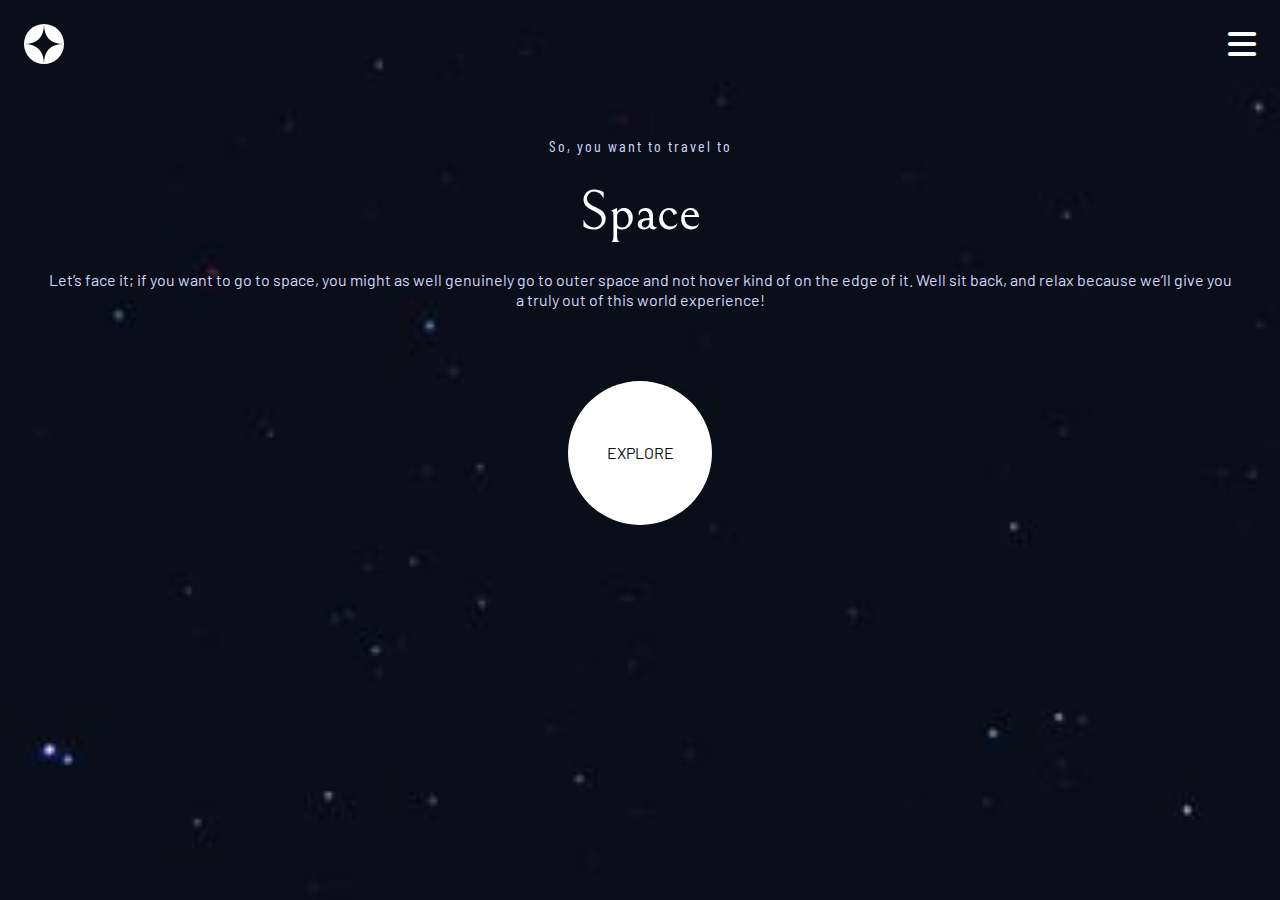
<file: index.html>
<!DOCTYPE html>
<html lang="en">
  <head>
    <meta charset="UTF-8" />
    <meta name="viewport" content="width=device-width, initial-scale=1.0" />

    <link
      rel="icon"
      type="image/png"
      sizes="32x32"
      href="./assets/favicon-32x32.png"
    />
    <link rel="stylesheet" href="style.css" />
    <link
      rel="stylesheet"
      href="https://cdnjs.cloudflare.com/ajax/libs/font-awesome/6.5.1/css/all.min.css"
      crossorigin="anonymous"
    />

    <title>Frontend Mentor | Space tourism website</title>
  </head>
  <body>
    <header>
      <nav class="nav" id="nav">
        <img
          src="./assets/shared/logo.svg"
          alt="logo space tourism"
          class="logo"
        />
        <div class="menu-icon" id="menu-icon">
          <i class="fa fa-bars" aria-hidden="true"></i>
        </div>

        <div class="nav-list-wrapper" id="nav-list-wrapper">
          <div class="nav-list-container">
            <div class="nav-close" id="nav-close">
              <i class="fa fa-times" aria-hidden="true"></i>
            </div>

            <ul class="nav-list" id="nav-list">
              <li class="nav-item active">
                <a href="index.html"
                  ><strong class="nav-number">00</strong> Home</a
                >
              </li>
              <li class="nav-item">
                <a href="pages/destination/destination-moon.html"
                  ><strong class="nav-number">01</strong> Destination</a
                >
              </li>
              <li class="nav-item">
                <a href="pages/crew/crew-commander.html"
                  ><strong class="nav-number">02</strong> Crew</a
                >
              </li>
              <li class="nav-item">
                <a href="technology-vehicle.html"
                  ><strong class="nav-number">03</strong> Technology</a
                >
              </li>
            </ul>
          </div>
        </div>
      </nav>
    </header>

    <main>
      <div class="content">
        <div class="content-text">
          <h6 class="content-subtitle">So, you want to travel to</h6>

          <h1 class="content-title">Space</h1>

          <p class="content-description">
            Let’s face it; if you want to go to space, you might as well
            genuinely go to outer space and not hover kind of on the edge of it.
            Well sit back, and relax because we’ll give you a truly out of this
            world experience!
          </p>
        </div>

        <div class="explore">
          <a
            href="./pages/destination/destination-moon.html"
            class="explore-button"
            >EXPLORE</a
          >
        </div>
      </div>
    </main>

    <script src="script.js"></script>
  </body>
</html>
</file>
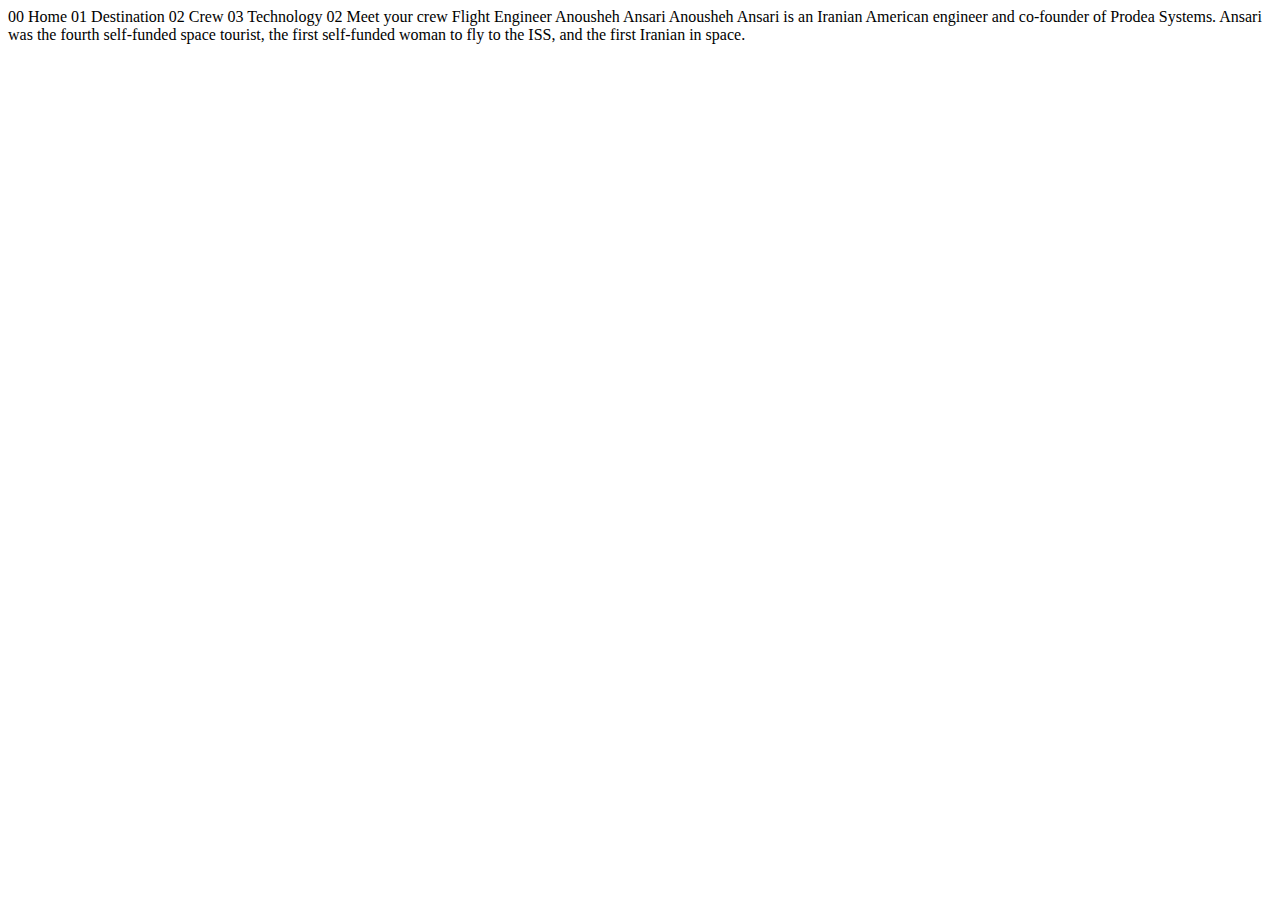
<file: crew-engineer.html>
<!DOCTYPE html>
<html lang="en">
<head>
  <meta charset="UTF-8">
  <meta name="viewport" content="width=device-width, initial-scale=1.0">

  <link rel="icon" type="image/png" sizes="32x32" href="./assets/favicon-32x32.png">
  
  <title>Frontend Mentor | Space tourism website</title>
</head>
<body>

  00 Home
  01 Destination
  02 Crew
  03 Technology

  02 Meet your crew

  Flight Engineer
  Anousheh Ansari

  Anousheh Ansari is an Iranian American engineer and co-founder of Prodea Systems. 
  Ansari was the fourth self-funded space tourist, the first self-funded woman to 
  fly to the ISS, and the first Iranian in space. 
</body>
</html>
</file>
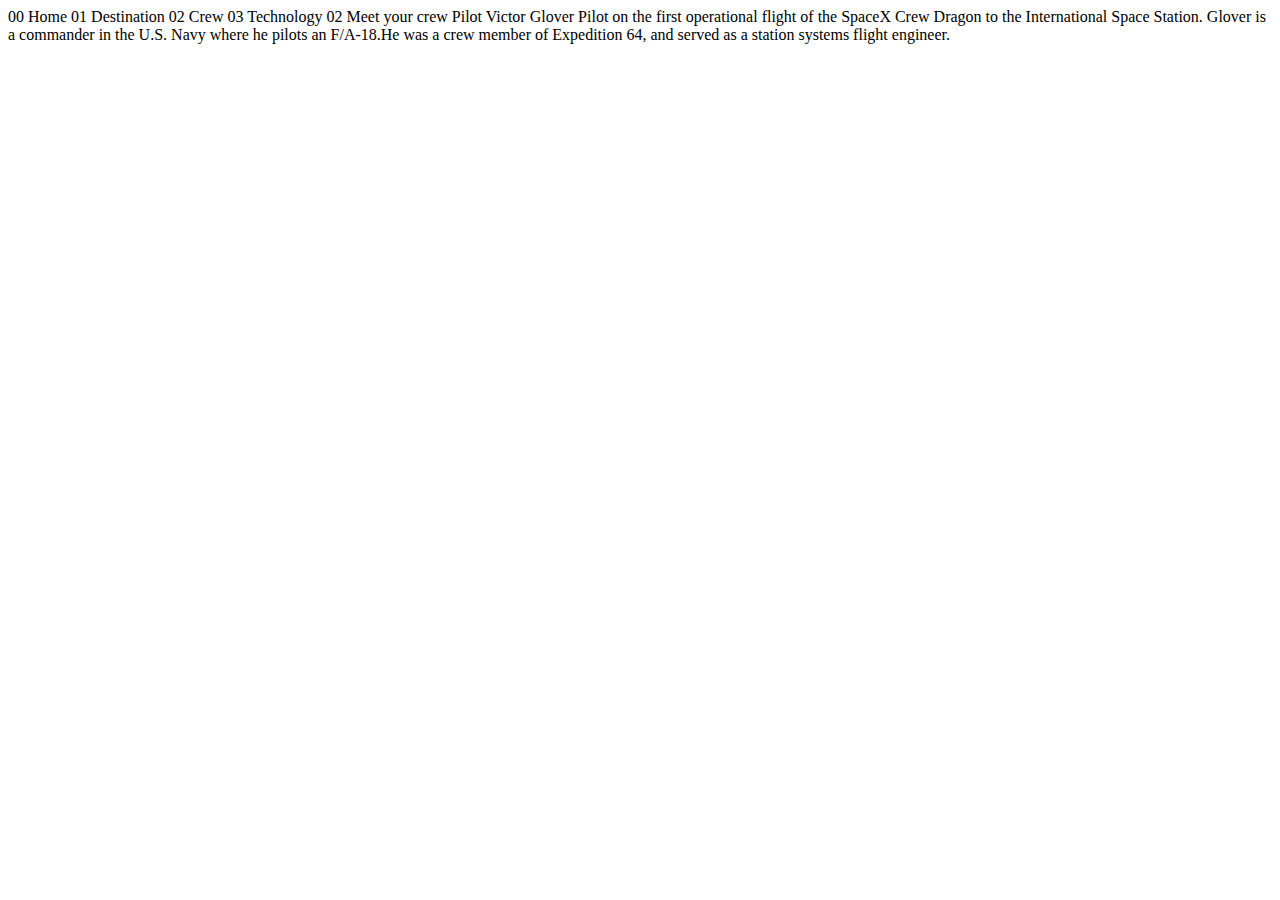
<file: crew-pilot.html>
<!DOCTYPE html>
<html lang="en">
<head>
  <meta charset="UTF-8">
  <meta name="viewport" content="width=device-width, initial-scale=1.0">

  <link rel="icon" type="image/png" sizes="32x32" href="./assets/favicon-32x32.png">
  
  <title>Frontend Mentor | Space tourism website</title>
</head>
<body>

  00 Home
  01 Destination
  02 Crew
  03 Technology

  02 Meet your crew

  Pilot
  Victor Glover

  Pilot on the first operational flight of the SpaceX Crew Dragon to the 
  International Space Station. Glover is a commander in the U.S. Navy where 
  he pilots an F/A-18.He was a crew member of Expedition 64, and served as a 
  station systems flight engineer. 
</body>
</html>
</file>
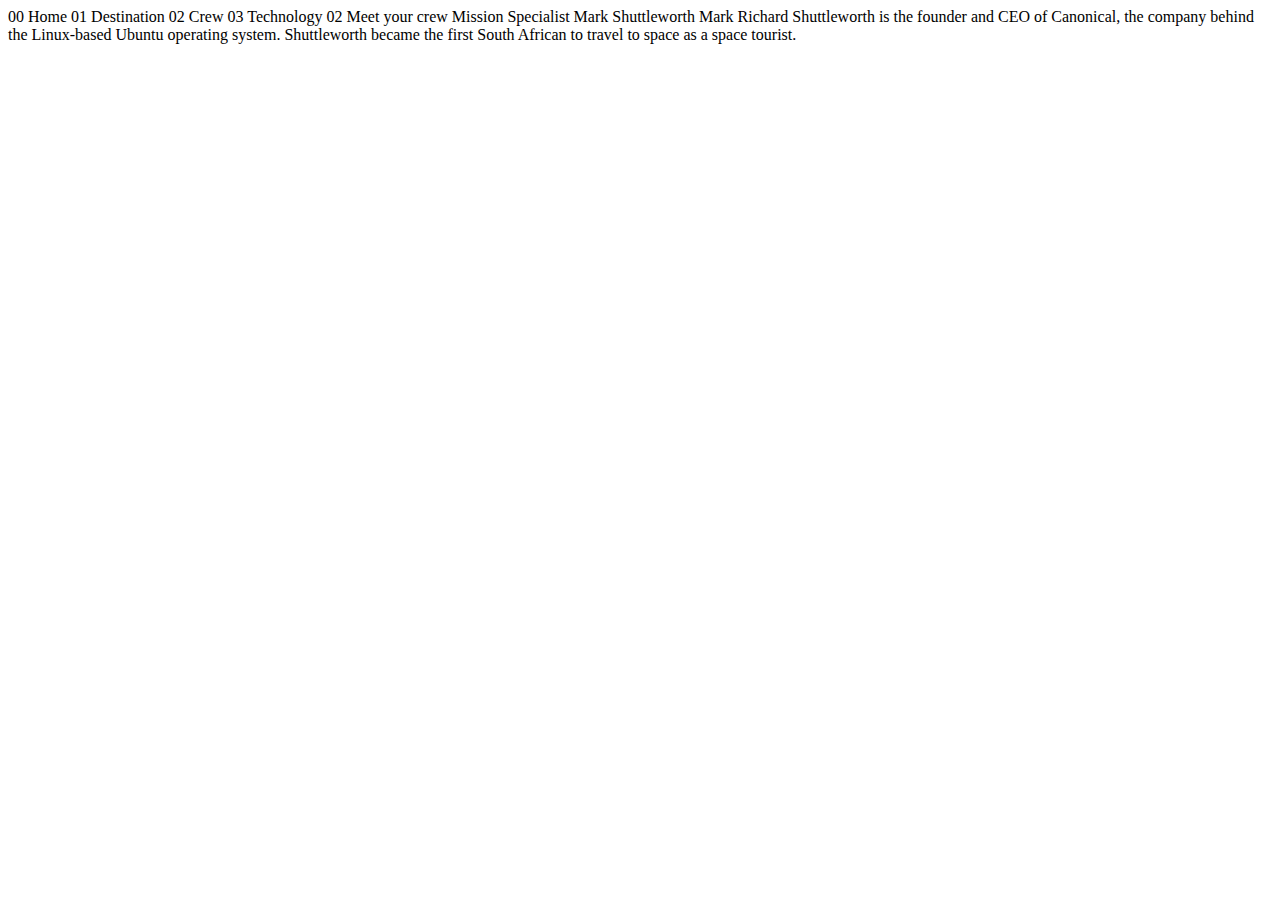
<file: crew-specialist.html>
<!DOCTYPE html>
<html lang="en">
<head>
  <meta charset="UTF-8">
  <meta name="viewport" content="width=device-width, initial-scale=1.0">

  <link rel="icon" type="image/png" sizes="32x32" href="./assets/favicon-32x32.png">
  
  <title>Frontend Mentor | Space tourism website</title>
</head>
<body>

  00 Home
  01 Destination
  02 Crew
  03 Technology

  02 Meet your crew

  Mission Specialist
  Mark Shuttleworth

  Mark Richard Shuttleworth is the founder and CEO of Canonical, the company behind 
  the Linux-based Ubuntu operating system. Shuttleworth became the first South 
  African to travel to space as a space tourist.
</body>
</html>
</file>
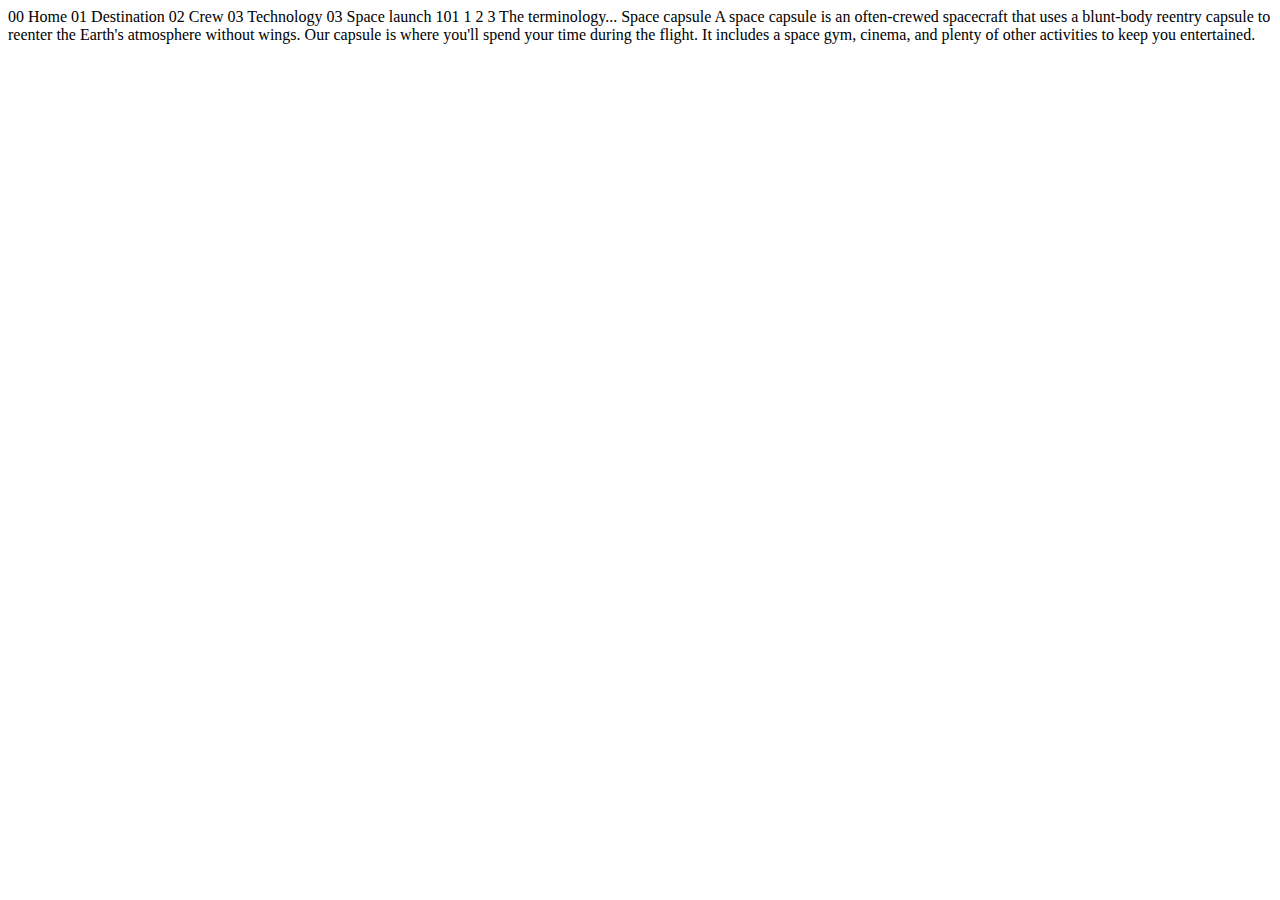
<file: technology-capsule.html>
<!DOCTYPE html>
<html lang="en">
<head>
  <meta charset="UTF-8">
  <meta name="viewport" content="width=device-width, initial-scale=1.0">

  <link rel="icon" type="image/png" sizes="32x32" href="./assets/favicon-32x32.png">
  
  <title>Frontend Mentor | Space tourism website</title>
</head>
<body>

  00 Home
  01 Destination
  02 Crew
  03 Technology

  03 Space launch 101

  1
  2
  3

  The terminology...
  Space capsule

  A space capsule is an often-crewed spacecraft that uses a blunt-body reentry 
  capsule to reenter the Earth's atmosphere without wings. Our capsule is where 
  you'll spend your time during the flight. It includes a space gym, cinema, 
  and plenty of other activities to keep you entertained.
</body>
</html>
</file>
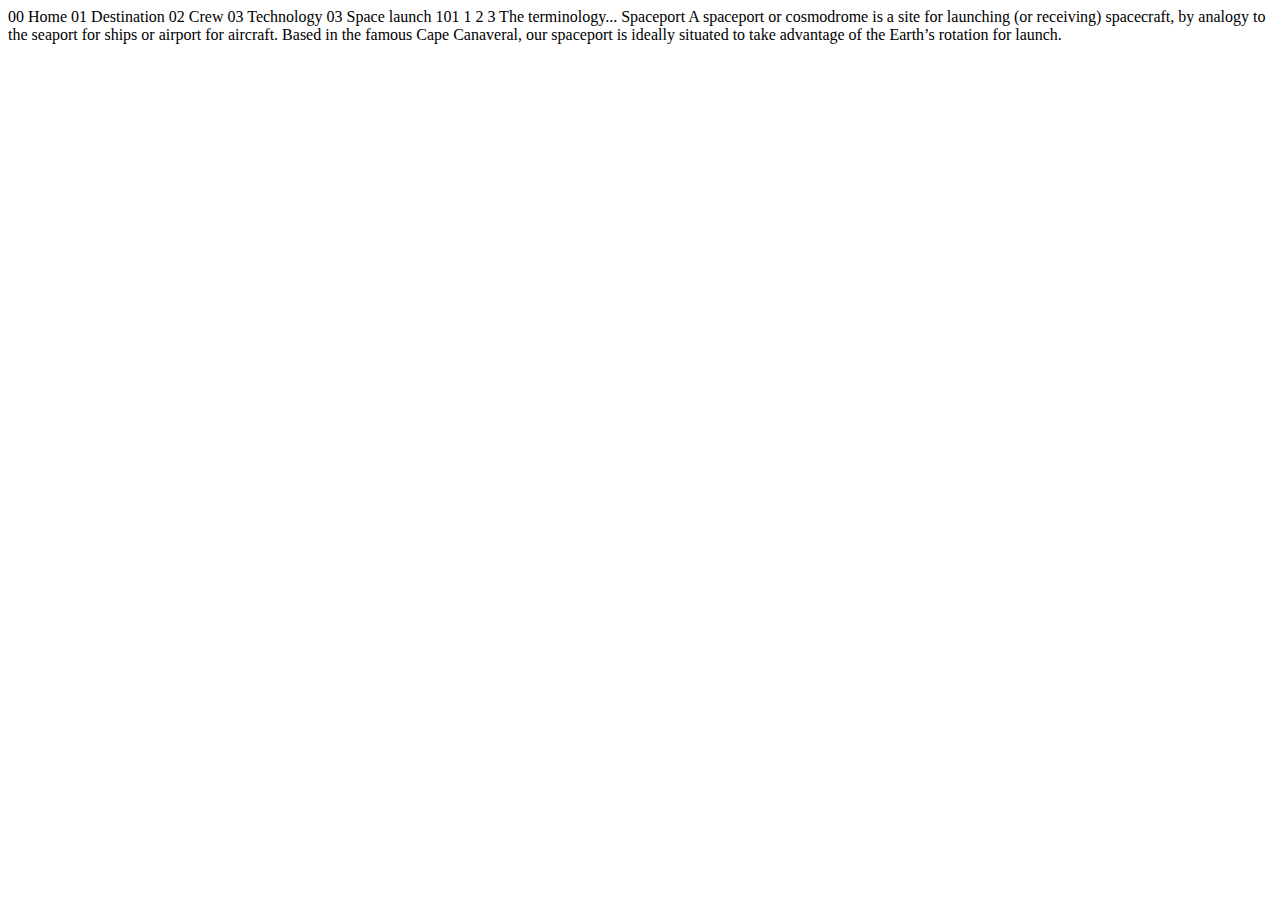
<file: technology-spaceport.html>
<!DOCTYPE html>
<html lang="en">
<head>
  <meta charset="UTF-8">
  <meta name="viewport" content="width=device-width, initial-scale=1.0">

  <link rel="icon" type="image/png" sizes="32x32" href="./assets/favicon-32x32.png">
  
  <title>Frontend Mentor | Space tourism website</title>
</head>
<body>

  00 Home
  01 Destination
  02 Crew
  03 Technology

  03 Space launch 101

  1
  2
  3

  The terminology...
  Spaceport

  A spaceport or cosmodrome is a site for launching (or receiving) spacecraft, 
  by analogy to the seaport for ships or airport for aircraft. Based in the 
  famous Cape Canaveral, our spaceport is ideally situated to take advantage 
  of the Earth’s rotation for launch.
</body>
</html>
</file>
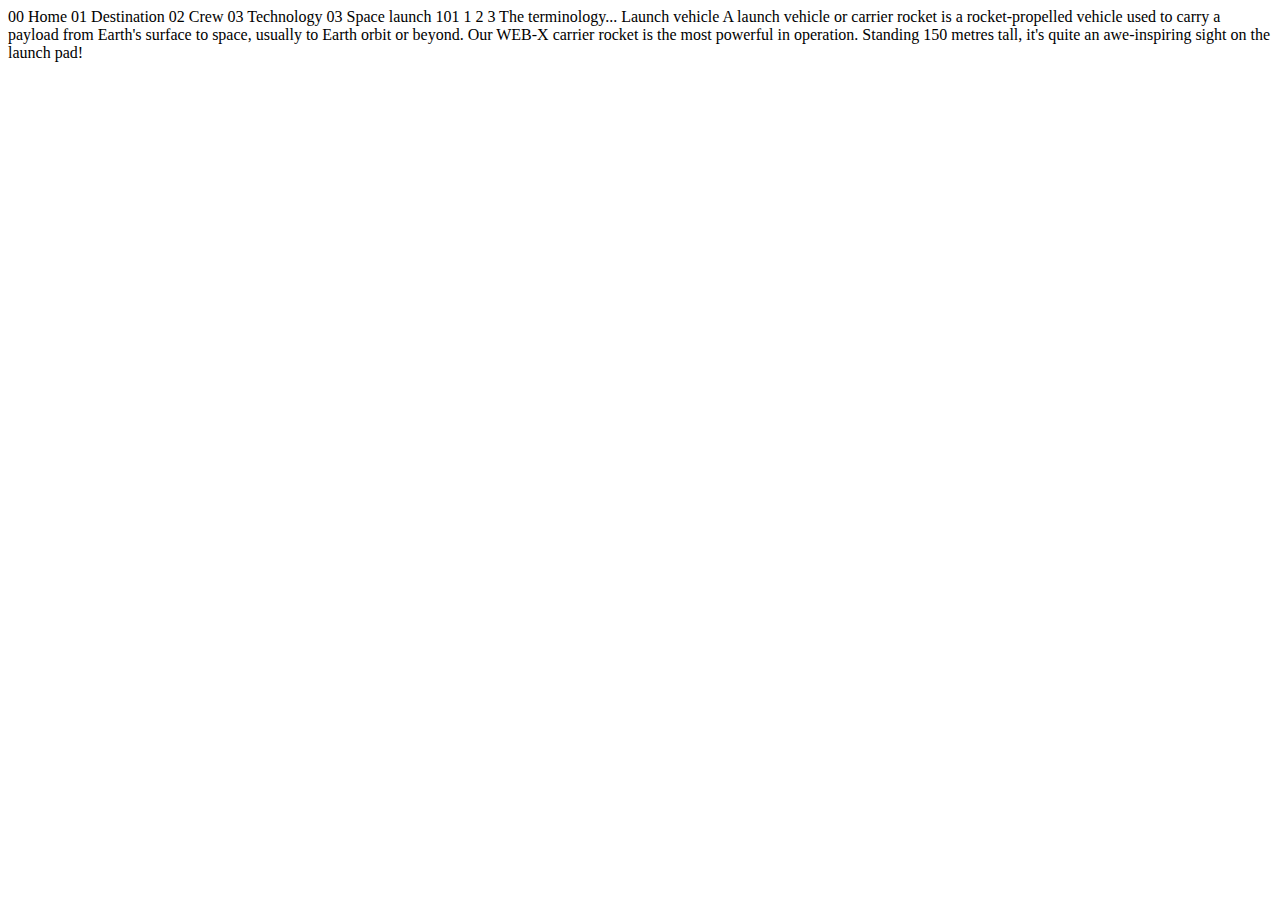
<file: technology-vehicle.html>
<!DOCTYPE html>
<html lang="en">
<head>
  <meta charset="UTF-8">
  <meta name="viewport" content="width=device-width, initial-scale=1.0">

  <link rel="icon" type="image/png" sizes="32x32" href="./assets/favicon-32x32.png">
  
  <title>Frontend Mentor | Space tourism website</title>
</head>
<body>

  00 Home
  01 Destination
  02 Crew
  03 Technology

  03 Space launch 101

  1
  2
  3

  The terminology...
  Launch vehicle

  A launch vehicle or carrier rocket is a rocket-propelled vehicle used to carry a 
  payload from Earth's surface to space, usually to Earth orbit or beyond. Our 
  WEB-X carrier rocket is the most powerful in operation. Standing 150 metres tall, 
  it's quite an awe-inspiring sight on the launch pad!
</body>
</html>
</file>
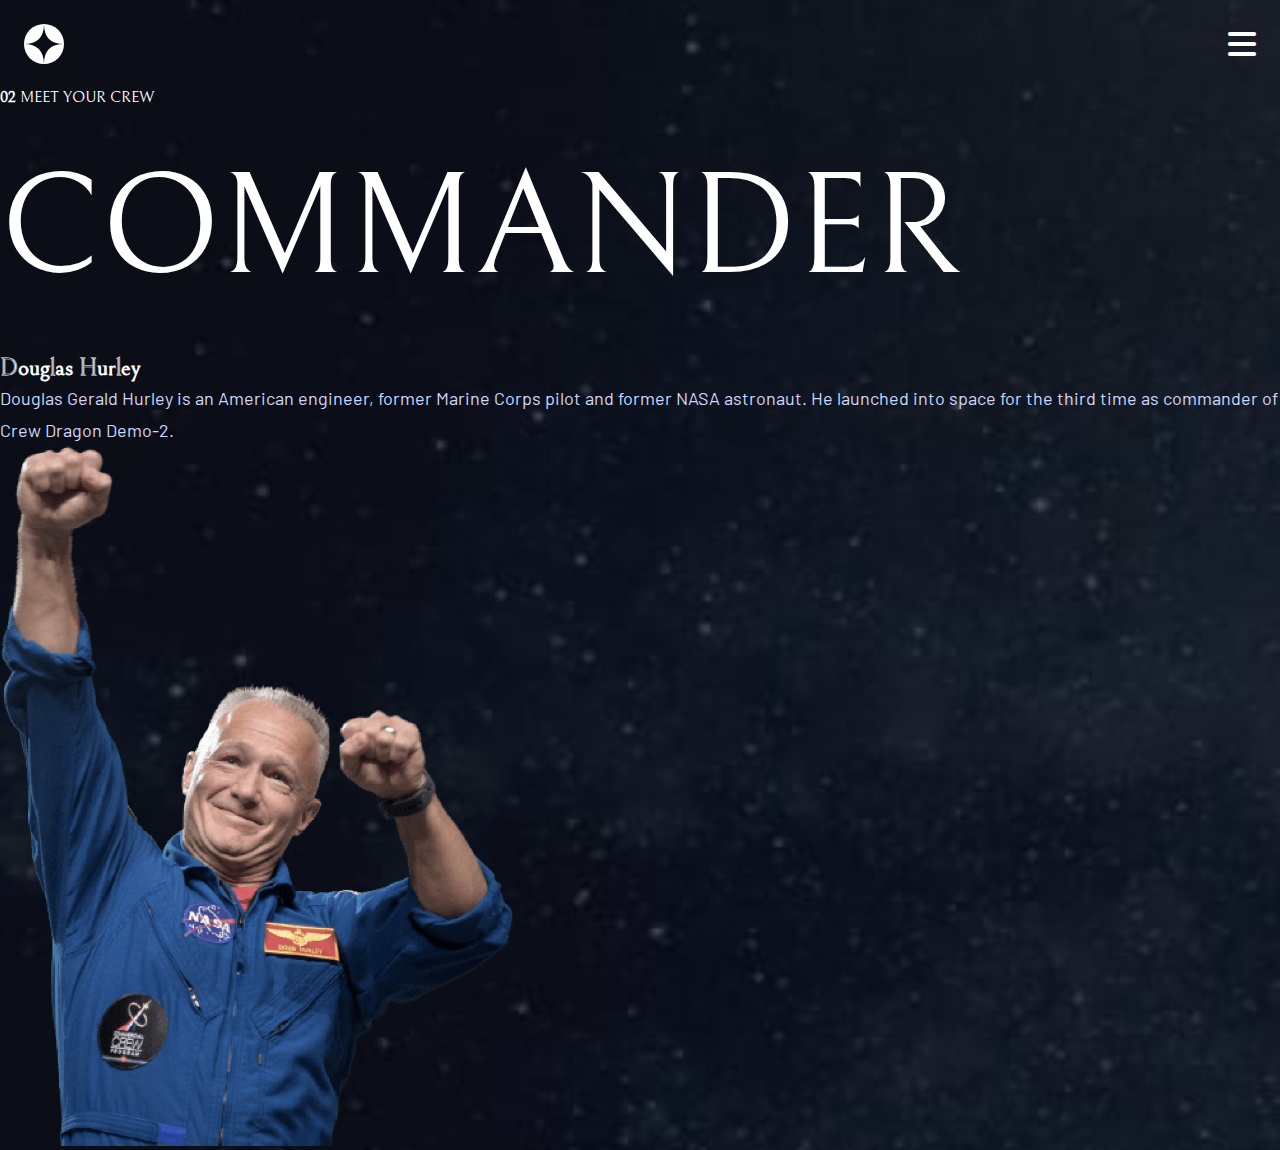
<file: pages/crew/crew-commander.html>
<!DOCTYPE html>
<html lang="en">
  <head>
    <meta charset="UTF-8" />
    <meta name="viewport" content="width=device-width, initial-scale=1.0" />

    <link
      rel="icon"
      type="image/png"
      sizes="32x32"
      href="../../assets/favicon-32x32.png"
    />
    <link rel="stylesheet" href="../../style.css" />
    <link
      rel="stylesheet"
      href="https://cdnjs.cloudflare.com/ajax/libs/font-awesome/6.5.1/css/all.min.css"
      crossorigin="anonymous"
    />

    <title>Frontend Mentor | Space tourism website</title>
  </head>
  <body class="destination-body">
    <header>
      <nav class="nav" id="nav">
        <img
          src="../../assets/shared/logo.svg"
          alt="logo space tourism"
          class="logo"
        />
        <div class="menu-icon" id="menu-icon">
          <i class="fa fa-bars" aria-hidden="true"></i>
        </div>

        <div class="nav-list-wrapper" id="nav-list-wrapper">
          <div class="nav-list-container">
            <div class="nav-close" id="nav-close">
              <i class="fa fa-times" aria-hidden="true"></i>
            </div>

            <ul class="nav-list" id="nav-list">
              <li class="nav-item">
                <a href="../../index.html"
                  ><strong class="nav-number">00</strong> Home</a
                >
              </li>
              <li class="nav-item active">
                <a href="destination-moon.html"
                  ><strong class="nav-number">01</strong> Destination</a
                >
              </li>
              <li class="nav-item">
                <a href="../crew/crew-commander.html"
                  ><strong class="nav-number">02</strong> Crew</a
                >
              </li>
              <li class="nav-item">
                <a href="../technology/technology-vehicle.html"
                  ><strong class="nav-number">03</strong> Technology</a
                >
              </li>
            </ul>
          </div>
        </div>
      </nav>
    </header>

    <main>
      <section class="crew">
        <div class="crew-container">
          <div class="crew-heading">
            <strong class="crew-number">02</strong> MEET YOUR CREW
          </div>

          <div class="crew-content">
            <div class="crew-main-content">
              <div class="crew-main-carousel">
                <div class="crew-details">
                  <div class="crew-details-heading">
                    <h1>COMMANDER</h1>
                    <h2>Douglas Hurley</h2>
                  </div>

                  <p class="crew-details-description">
                    Douglas Gerald Hurley is an American engineer, former Marine
                    Corps pilot and former NASA astronaut. He launched into
                    space for the third time as commander of Crew Dragon Demo-2.
                  </p>
                </div>

                <div class="carousel-nav">
                  <div class="nav-dot active"></div>
                  <div class="nav-dot"></div>
                  <div class="nav-dot"></div>
                  <div class="nav-dot"></div>
                </div>
              </div>
            </div>

            <div class="crew-image">
              <img
                src="../../assets/crew/image-douglas-hurley.png"
                alt="Douglas Hurley"
              />
            </div>
          </div>
        </div>
      </section>
    </main>
  </body>
</html>
</file>
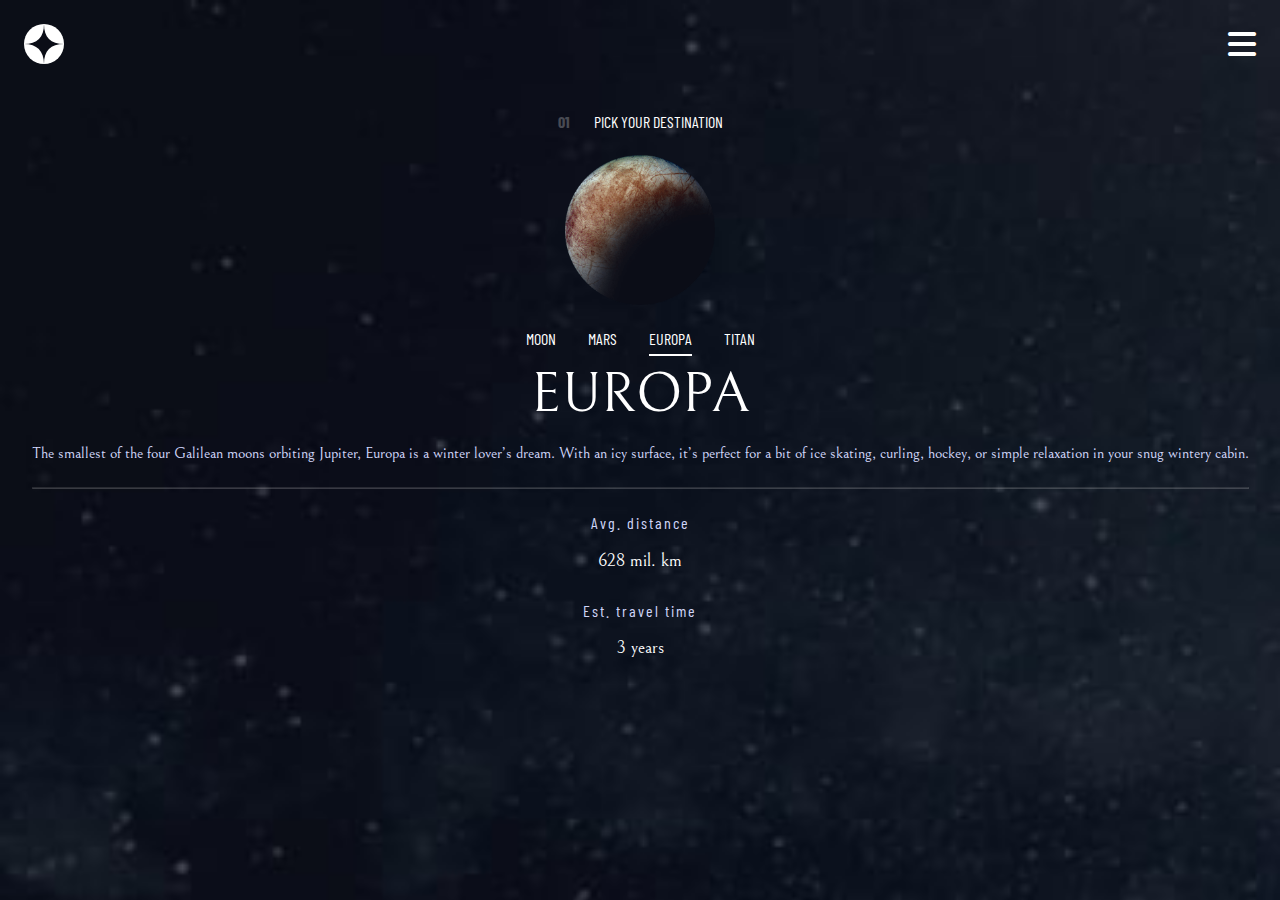
<file: pages/destination/destination-europa.html>
<!DOCTYPE html>
<html lang="en">
  <head>
    <meta charset="UTF-8" />
    <meta name="viewport" content="width=device-width, initial-scale=1.0" />

    <link
      rel="icon"
      type="image/png"
      sizes="32x32"
      href="../../assets/favicon-32x32.png"
    />
    <link rel="stylesheet" href="../../style.css" />
    <link
      rel="stylesheet"
      href="https://cdnjs.cloudflare.com/ajax/libs/font-awesome/6.5.1/css/all.min.css"
      crossorigin="anonymous"
    />

    <title>Frontend Mentor | Space tourism website</title>
  </head>
  <body class="destination-body">
    <header>
      <nav class="nav" id="nav">
        <img
          src="../../assets/shared/logo.svg"
          alt="logo space tourism"
          class="logo"
        />
        <div class="menu-icon" id="menu-icon">
          <i class="fa fa-bars" aria-hidden="true"></i>
        </div>

        <div class="nav-list-wrapper" id="nav-list-wrapper">
          <div class="nav-list-container">
            <div class="nav-close" id="nav-close">
              <i class="fa fa-times" aria-hidden="true"></i>
            </div>

            <ul class="nav-list" id="nav-list">
              <li class="nav-item">
                <a href="../../index.html"
                  ><strong class="nav-number">00</strong> Home</a
                >
              </li>
              <li class="nav-item active">
                <a href="destination-moon.html"
                  ><strong class="nav-number">01</strong> Destination</a
                >
              </li>
              <li class="nav-item">
                <a href="../crew/crew-commander.html"
                  ><strong class="nav-number">02</strong> Crew</a
                >
              </li>
              <li class="nav-item">
                <a href="../technology/technology-vehicle.html"
                  ><strong class="nav-number">03</strong> Technology</a
                >
              </li>
            </ul>
          </div>
        </div>
      </nav>
    </header>

    <main>
      <div class="destination-container">
        <div class="destination-heading">
          <strong class="destination-number">01</strong> PICK YOUR DESTINATION
        </div>

        <div class="destination-wrapper">
          <div class="destination-image">
            <img src="../../assets/destination/image-europa.png" alt="europa" />
          </div>

          <div class="destination-content">
            <div class="destination-nav-wrapper">
              <ul class="destination-nav">
                <li class="destination-nav-item">
                  <a href="destination-moon.html">MOON</a>
                </li>

                <li class="destination-nav-item">
                  <a href="destination-mars.html">MARS</a>
                </li>

                <li class="destination-nav-item active">
                  <a href="destination-europa.html">EUROPA</a>
                </li>

                <li class="destination-nav-item">
                  <a href="destination-titan.html">TITAN</a>
                </li>
              </ul>
            </div>

            <div class="destination-info">
              <h1 class="destination-title">EUROPA</h1>

              <p class="destination-description">
                The smallest of the four Galilean moons orbiting Jupiter, Europa
                is a winter lover’s dream. With an icy surface, it’s perfect for
                a bit of ice skating, curling, hockey, or simple relaxation in
                your snug wintery cabin.
              </p>
            </div>

            <hr class="destination-hr" />

            <div class="destination-footer-wrapper">
              <div class="destination-footer">
                <div class="destination-footer-title">Avg. distance</div>
                <div class="destination-footer-value">628 mil. km</div>
              </div>

              <div class="destination-footer">
                <div class="destination-footer-title">Est. travel time</div>
                <div class="destination-footer-value">3 years</div>
              </div>
            </div>
          </div>
        </div>
      </div>
    </main>

    <script src="../../script.js"></script>
  </body>
</html>
</file>
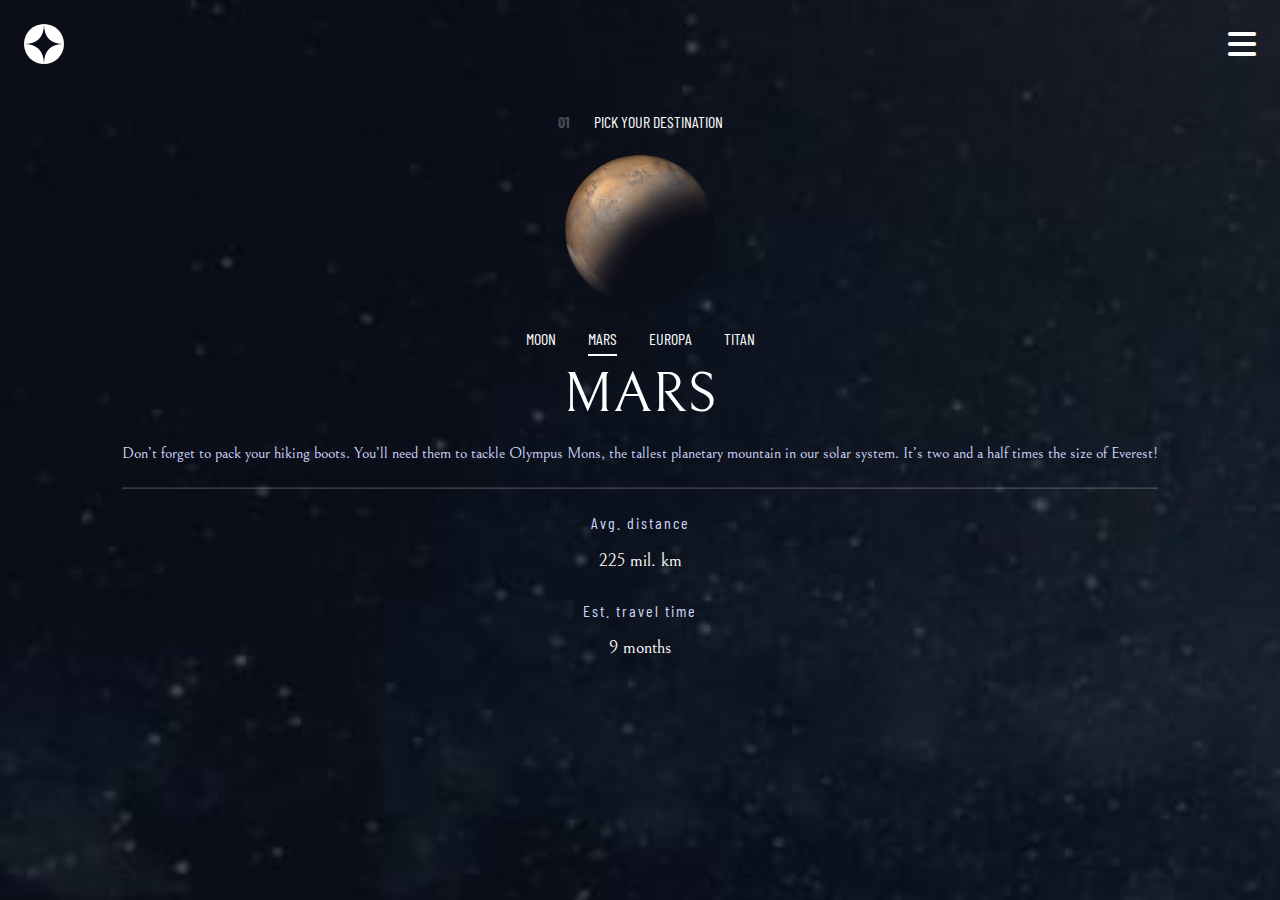
<file: pages/destination/destination-mars.html>
<!DOCTYPE html>
<html lang="en">
  <head>
    <meta charset="UTF-8" />
    <meta name="viewport" content="width=device-width, initial-scale=1.0" />

    <link
      rel="icon"
      type="image/png"
      sizes="32x32"
      href="../../assets/favicon-32x32.png"
    />
    <link rel="stylesheet" href="../../style.css" />
    <link
      rel="stylesheet"
      href="https://cdnjs.cloudflare.com/ajax/libs/font-awesome/6.5.1/css/all.min.css"
      crossorigin="anonymous"
    />

    <title>Frontend Mentor | Space tourism website</title>
  </head>
  <body class="destination-body">
    <header>
      <nav class="nav" id="nav">
        <img
          src="../../assets/shared/logo.svg"
          alt="logo space tourism"
          class="logo"
        />
        <div class="menu-icon" id="menu-icon">
          <i class="fa fa-bars" aria-hidden="true"></i>
        </div>

        <div class="nav-list-wrapper" id="nav-list-wrapper">
          <div class="nav-list-container">
            <div class="nav-close" id="nav-close">
              <i class="fa fa-times" aria-hidden="true"></i>
            </div>

            <ul class="nav-list" id="nav-list">
              <li class="nav-item">
                <a href="../../index.html"
                  ><strong class="nav-number">00</strong> Home</a
                >
              </li>
              <li class="nav-item active">
                <a href="destination-moon.html"
                  ><strong class="nav-number">01</strong> Destination</a
                >
              </li>
              <li class="nav-item">
                <a href="../crew/crew-commander.html"
                  ><strong class="nav-number">02</strong> Crew</a
                >
              </li>
              <li class="nav-item">
                <a href="../technology/technology-vehicle.html"
                  ><strong class="nav-number">03</strong> Technology</a
                >
              </li>
            </ul>
          </div>
        </div>
      </nav>
    </header>

    <main>
      <div class="destination-container">
        <div class="destination-heading">
          <strong class="destination-number">01</strong> PICK YOUR DESTINATION
        </div>

        <div class="destination-wrapper">
          <div class="destination-image">
            <img src="../../assets/destination/image-mars.png" alt="mars" />
          </div>

          <div class="destination-content">
            <div class="destination-nav-wrapper">
              <ul class="destination-nav">
                <li class="destination-nav-item">
                  <a href="destination-moon.html">MOON</a>
                </li>

                <li class="destination-nav-item active">
                  <a href="destination-mars.html">MARS</a>
                </li>

                <li class="destination-nav-item">
                  <a href="destination-europa.html">EUROPA</a>
                </li>

                <li class="destination-nav-item">
                  <a href="destination-titan.html">TITAN</a>
                </li>
              </ul>
            </div>

            <div class="destination-info">
              <h1 class="destination-title">MARS</h1>

              <p class="destination-description">
                Don’t forget to pack your hiking boots. You’ll need them to
                tackle Olympus Mons, the tallest planetary mountain in our solar
                system. It’s two and a half times the size of Everest!
              </p>
            </div>

            <hr class="destination-hr" />

            <div class="destination-footer-wrapper">
              <div class="destination-footer">
                <div class="destination-footer-title">Avg. distance</div>
                <div class="destination-footer-value">225 mil. km</div>
              </div>

              <div class="destination-footer">
                <div class="destination-footer-title">Est. travel time</div>
                <div class="destination-footer-value">9 months</div>
              </div>
            </div>
          </div>
        </div>
      </div>
    </main>

    <script src="../../script.js"></script>
  </body>
</html>
</file>
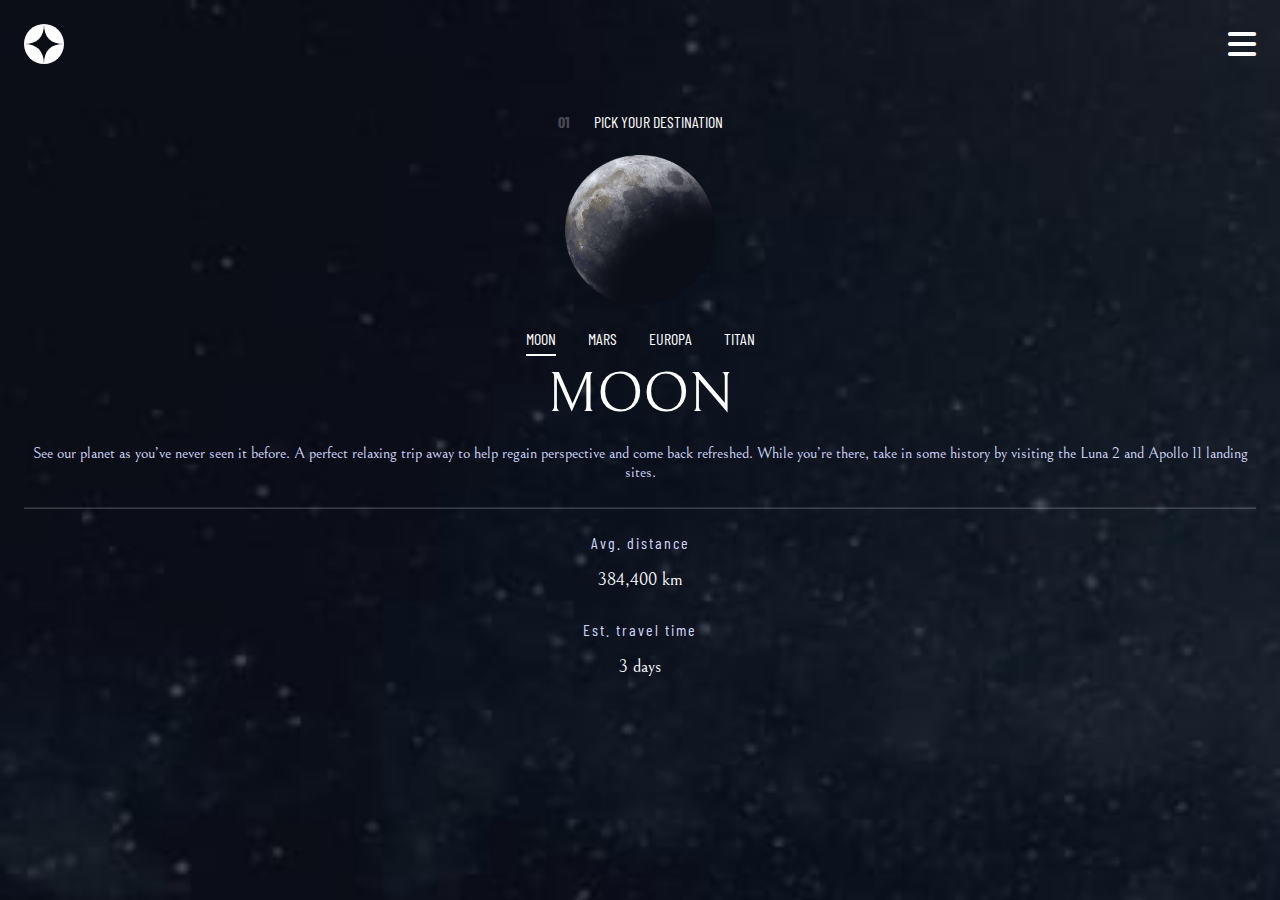
<file: pages/destination/destination-moon.html>
<!DOCTYPE html>
<html lang="en">
  <head>
    <meta charset="UTF-8" />
    <meta name="viewport" content="width=device-width, initial-scale=1.0" />

    <link
      rel="icon"
      type="image/png"
      sizes="32x32"
      href="../../assets/favicon-32x32.png"
    />
    <link rel="stylesheet" href="../../style.css" />
    <link
      rel="stylesheet"
      href="https://cdnjs.cloudflare.com/ajax/libs/font-awesome/6.5.1/css/all.min.css"
      crossorigin="anonymous"
    />

    <title>Frontend Mentor | Space tourism website</title>
  </head>
  <body class="destination-body">
    <header>
      <nav class="nav" id="nav">
        <img
          src="../../assets/shared/logo.svg"
          alt="logo space tourism"
          class="logo"
        />
        <div class="menu-icon" id="menu-icon">
          <i class="fa fa-bars" aria-hidden="true"></i>
        </div>

        <div class="nav-list-wrapper" id="nav-list-wrapper">
          <div class="nav-list-container">
            <div class="nav-close" id="nav-close">
              <i class="fa fa-times" aria-hidden="true"></i>
            </div>

            <ul class="nav-list" id="nav-list">
              <li class="nav-item">
                <a href="../../index.html"
                  ><strong class="nav-number">00</strong> Home</a
                >
              </li>
              <li class="nav-item active">
                <a href="destination-moon.html"
                  ><strong class="nav-number">01</strong> Destination</a
                >
              </li>
              <li class="nav-item">
                <a href="../crew/crew-commander.html"
                  ><strong class="nav-number">02</strong> Crew</a
                >
              </li>
              <li class="nav-item">
                <a href="../technology/technology-vehicle.html"
                  ><strong class="nav-number">03</strong> Technology</a
                >
              </li>
            </ul>
          </div>
        </div>
      </nav>
    </header>

    <main>
      <div class="destination-container">
        <div class="destination-heading">
          <strong class="destination-number">01</strong> PICK YOUR DESTINATION
        </div>

        <div class="destination-wrapper">
          <div class="destination-image">
            <img src="../../assets/destination/image-moon.png" alt="moon" />
          </div>

          <div class="destination-content">
            <div class="destination-nav-wrapper">
              <ul class="destination-nav">
                <li class="destination-nav-item active">
                  <a href="destination-moon.html">MOON</a>
                </li>

                <li class="destination-nav-item">
                  <a href="destination-mars.html">MARS</a>
                </li>

                <li class="destination-nav-item">
                  <a href="destination-europa.html">EUROPA</a>
                </li>

                <li class="destination-nav-item">
                  <a href="destination-titan.html">TITAN</a>
                </li>
              </ul>
            </div>

            <div class="destination-info">
              <h1 class="destination-title">MOON</h1>

              <p class="destination-description">
                See our planet as you’ve never seen it before. A perfect
                relaxing trip away to help regain perspective and come back
                refreshed. While you’re there, take in some history by visiting
                the Luna 2 and Apollo 11 landing sites.
              </p>
            </div>

            <hr class="destination-hr" />

            <div class="destination-footer-wrapper">
              <div class="destination-footer">
                <div class="destination-footer-title">Avg. distance</div>
                <div class="destination-footer-value">384,400 km</div>
              </div>

              <div class="destination-footer">
                <div class="destination-footer-title">Est. travel time</div>
                <div class="destination-footer-value">3 days</div>
              </div>
            </div>
          </div>
        </div>
      </div>
    </main>

    <script src="../../script.js"></script>
  </body>
</html>
</file>
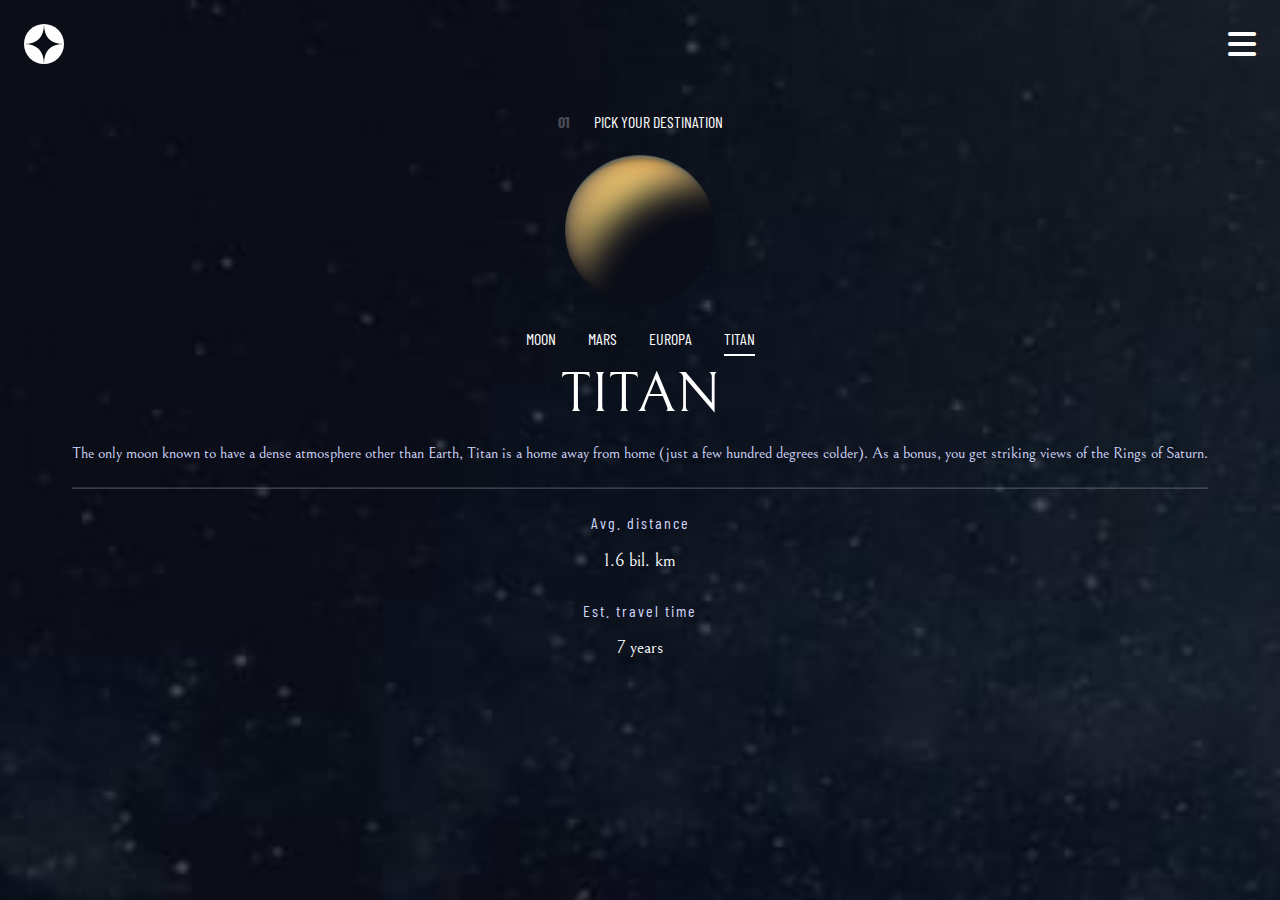
<file: pages/destination/destination-titan.html>
<!DOCTYPE html>
<html lang="en">
  <head>
    <meta charset="UTF-8" />
    <meta name="viewport" content="width=device-width, initial-scale=1.0" />

    <link
      rel="icon"
      type="image/png"
      sizes="32x32"
      href="../../assets/favicon-32x32.png"
    />
    <link rel="stylesheet" href="../../style.css" />
    <link
      rel="stylesheet"
      href="https://cdnjs.cloudflare.com/ajax/libs/font-awesome/6.5.1/css/all.min.css"
      crossorigin="anonymous"
    />

    <title>Frontend Mentor | Space tourism website</title>
  </head>
  <body class="destination-body">
    <header>
      <nav class="nav" id="nav">
        <img
          src="../../assets/shared/logo.svg"
          alt="logo space tourism"
          class="logo"
        />
        <div class="menu-icon" id="menu-icon">
          <i class="fa fa-bars" aria-hidden="true"></i>
        </div>

        <div class="nav-list-wrapper" id="nav-list-wrapper">
          <div class="nav-list-container">
            <div class="nav-close" id="nav-close">
              <i class="fa fa-times" aria-hidden="true"></i>
            </div>

            <ul class="nav-list" id="nav-list">
              <li class="nav-item">
                <a href="../../index.html"
                  ><strong class="nav-number">00</strong> Home</a
                >
              </li>
              <li class="nav-item active">
                <a href="destination-moon.html"
                  ><strong class="nav-number">01</strong> Destination</a
                >
              </li>
              <li class="nav-item">
                <a href="../crew/crew-commander.html"
                  ><strong class="nav-number">02</strong> Crew</a
                >
              </li>
              <li class="nav-item">
                <a href="../technology/technology-vehicle.html"
                  ><strong class="nav-number">03</strong> Technology</a
                >
              </li>
            </ul>
          </div>
        </div>
      </nav>
    </header>

    <main>
      <div class="destination-container">
        <div class="destination-heading">
          <strong class="destination-number">01</strong> PICK YOUR DESTINATION
        </div>

        <div class="destination-wrapper">
          <div class="destination-image">
            <img src="../../assets/destination/image-titan.png" alt="titan" />
          </div>

          <div class="destination-content">
            <div class="destination-nav-wrapper">
              <ul class="destination-nav">
                <li class="destination-nav-item">
                  <a href="destination-moon.html">MOON</a>
                </li>

                <li class="destination-nav-item">
                  <a href="destination-mars.html">MARS</a>
                </li>

                <li class="destination-nav-item">
                  <a href="destination-europa.html">EUROPA</a>
                </li>

                <li class="destination-nav-item active">
                  <a href="destination-titan.html">TITAN</a>
                </li>
              </ul>
            </div>

            <div class="destination-info">
              <h1 class="destination-title">TITAN</h1>

              <p class="destination-description">
                The only moon known to have a dense atmosphere other than Earth,
                Titan is a home away from home (just a few hundred degrees
                colder). As a bonus, you get striking views of the Rings of
                Saturn.
              </p>
            </div>

            <hr class="destination-hr" />

            <div class="destination-footer-wrapper">
              <div class="destination-footer">
                <div class="destination-footer-title">Avg. distance</div>
                <div class="destination-footer-value">1.6 bil. km</div>
              </div>

              <div class="destination-footer">
                <div class="destination-footer-title">Est. travel time</div>
                <div class="destination-footer-value">7 years</div>
              </div>
            </div>
          </div>
        </div>
      </div>
    </main>

    <script src="../../script.js"></script>
  </body>
</html>
</file>
<file: style.css>
@import url("https://fonts.googleapis.com/css2?family=Bellefair&family=Barlow:wght@400;600&family=Barlow+Condensed:wght@400;600&display=swap");

/* Global Reset */
*,
::after,
::before {
  margin: 0;
  padding: 0;
  box-sizing: border-box;
}

/* Root Variables */
:root {
  /* Colors */
  --color-blue-900: #0b0d17;
  --color-blue-300: #d0d6f9;
  --color-white: #ffffff;

  /* Font Families */
  --font-primary: "Bellefair", serif;
  --font-secondary: "Barlow Condensed", serif;
  --font-tertiary: "Barlow", sans-serif;

  /* Font Weights */
  --font-weight-regular: 400;

  /* Font Sizes */
  --font-size-display: 144px;
  --font-size-heading-xl: 100px;
  --font-size-heading-lg: 56px;
  --font-size-heading-md: 32px;
  --font-size-heading-sm: 28px;
  --font-size-body-lg: 18px;
  --font-size-body-md: 16px;
  --font-size-body-sm: 14px;

  /* Line Heights */
  --line-height-display: 1.72;
  --line-height-heading: 1.15;
  --line-height-heading-lg: 1.2;
  --line-height-heading-md: 1.15;
  --line-height-heading-sm: 1.2;
  --line-height-body-lg: 1.8;
  --line-height-body-md: 1.2;
  --line-height-body-sm: 1.1;

  /* Spacing (Margin/Padding) */
  --spacing-none: 0px;
  --spacing-xxs: 2px;
  --spacing-xs: 4px;
  --spacing-sm: 8px;
  --spacing-md: 16px;
  --spacing-lg: 24px;
  --spacing-xl: 32px;
  --spacing-2xl: 40px;
  --spacing-3xl: 48px;
  --spacing-4xl: 64px;
  --spacing-5xl: 80px;
  --spacing-6xl: 96px;
  --spacing-7xl: 128px;
}

body {
  background-image: url(./assets/home/background-home-mobile.jpg);
  background-size: cover;
  color: var(--color-white);
  font-family: var(--font-primary);
  font-size: var(--font-size-body-md);
}

h1 {
  color: var(--color-white);
  align-items: center;
  font-family: var(--font-primary);
  font-weight: var(--font-weight-regular);
  font-size: var(--font-size-display);
  line-height: var(--line-height-display);
  letter-spacing: var(--spacing-none);
}

h6 {
  color: var(--color-blue-300);
  align-items: center;
  font-family: var(--font-secondary);
  font-size: var(--font-size-body-md);
  line-height: var(--line-height-body-md);
  letter-spacing: var(--spacing-xxs);
}

p {
  color: var(--color-blue-300);
  align-items: center;
  font-family: var(--font-tertiary);
  font-size: var(--font-size-body-lg);
  line-height: var(--line-height-body-lg);
  letter-spacing: var(--spacing-none);
}

a {
  text-decoration: none;
  color: var(--color-white);
}

ul {
  list-style: none;
}

.hide {
  display: none;
}

.nav {
  display: flex;
  justify-content: space-between;
  align-items: center;
  padding: var(--spacing-lg);
}

.nav-list-wrapper {
  position: fixed;
  top: 0;
  right: -100%;
  width: 250px;
  height: 100vh;
  transition: right 0.5s ease;
  z-index: 1000;
  background: rgba(11, 13, 23, 0.59);
  box-shadow: 0 4px 30px rgba(0, 0, 0, 0.1);
  backdrop-filter: blur(10.2px);
  -webkit-backdrop-filter: blur(10.2px);
  border: 1px solid rgba(11, 13, 23, 0.54);
}

.nav-list-wrapper.drawer-open {
  right: 0;
}

.nav-list-container {
  display: flex;
  flex-direction: column;
  justify-content: center;
  gap: var(--spacing-lg);
  padding: var(--spacing-md) 0;
}

.nav-list {
  display: flex;
  flex-direction: column;
  align-items: flex-start;
  gap: var(--spacing-lg);
  font-family: var(--font-secondary);
  font-size: var(--font-size-body-lg);
}

.nav-number {
  margin-right: var(--spacing-sm);
}

.nav-close {
  display: flex;
  justify-content: flex-end;
  padding: var(--spacing-lg);
  font-family: var(--font-tertiary);
  font-size: var(--font-size-heading-md);
}

.nav-item {
  width: 90%;
  margin-left: var(--spacing-lg);
  position: relative;
  display: flex;
  align-items: center;
  padding: var(--spacing-sm);
}

.nav-item.active::after,
.nav-item:hover::after {
  content: "";
  position: absolute;
  top: 0;
  right: 0;
  width: 2px;
  height: 80%;
  background-color: var(--color-white);
  border-radius: 2px;
}

.drawer-open {
  display: flex;
  flex-direction: column;
  gap: var(--spacing-sm);
}

.logo {
  width: 40px;
  height: 40px;
}

.menu-icon {
  display: flex;
  justify-content: center;
  align-items: center;
  font-size: var(--font-size-heading-md);
}

.content {
  display: flex;
  flex-direction: column;
  align-items: center;
  justify-content: flex-start;
  text-align: center;
  padding: var(--spacing-3xl);
  gap: var(--spacing-3xl);
}

.content-title {
  font-size: var(--font-size-heading-lg);
  line-height: var(--line-height-heading-lg);
  font-weight: 400;
  color: var(--color-white);
}

.content-subtitle {
  font-size: var(--font-size-body-md);
  line-height: var(--line-height-body-md);
  font-weight: 400;
  color: var(--color-blue-300);
}

.content-description {
  font-size: var(--font-size-body-md);
  line-height: var(--line-height-body-md);
  font-weight: 400;
  color: var(--color-blue-300);
}

.content-text {
  display: flex;
  flex-direction: column;
  align-items: center;
  justify-content: center;
  gap: var(--spacing-lg);
  text-align: center;
}

.explore {
  display: flex;
  justify-content: center;
  align-items: center;
  padding: var(--spacing-lg);
}

.explore-button {
  display: flex;
  justify-content: center;
  align-items: center;
  background-color: var(--color-white);
  color: var(--color-blue-900);
  width: 144px;
  height: 144px;
  border-radius: 50%;
  font-family: var(--font-tertiary);
  box-shadow: 0px 0px 0px 0px hsla(0, 0%, 100%, 0%);
  transition: box-shadow 250ms ease 200ms;
}

.explore-button:hover,
.explore-button:active {
  box-shadow: 0px 4px 12px var(--spacing-5xl) hsla(0, 0%, 100%, 10%);
}

/* destination css code */
.destination-body {
  background-image: url(./assets/destination/background-destination-mobile.jpg);
}

.destination-container {
  display: flex;
  flex-direction: column;
  justify-content: center;
  align-items: center;
  padding: var(--spacing-lg);
  gap: var(--spacing-lg);
}

.destination-wrapper {
  display: flex;
  flex-direction: column;
  justify-content: center;
  align-items: center;
  gap: var(--spacing-lg);
}

.destination-number {
  margin-right: var(--spacing-lg);
  color: var(--color-white);
  opacity: 25%;
}

.destination-heading {
  display: flex;
  justify-content: center;
  align-items: center;
  font-family: var(--font-secondary);
  font-size: var(--font-size-body-md);
  color: var(--color-white);
}

.destination-image {
  display: flex;
  justify-content: center;
  align-items: center;
}

.destination-image img {
  width: 150px;
  height: 150px;
}

.destinaton-content {
  display: flex;
  flex-direction: column;
  justify-content: center;
  align-items: center;
  gap: var(--spacing-2xl);
  font-family: var(--font-secondary);
}

.destination-nav-wrapper {
  display: flex;
  justify-content: center;
  align-items: flex-start;
  min-height: 32px;
}

.destination-nav {
  display: flex;
  justify-content: space-around;
  align-items: center;
  gap: var(--spacing-xl);
}

.destination-nav-item {
  position: relative;
  font-family: var(--font-secondary);
  font-size: var(--font-size-body-md);
  line-height: var(--line-height-body-md);
  font-weight: 400;
  letter-spacing: 15%;
  padding-bottom: var(--spacing-sm);
  text-align: center;
}

.destination-nav-item.active::after {
  content: "";
  position: absolute;
  bottom: 0;
  left: 0;
  width: 100%;
  height: 2px;
  background-color: var(--color-white);
}

.destination-info {
  display: flex;
  flex-direction: column;
  justify-content: center;
  align-items: center;
  gap: var(--spacing-md);
  text-align: center;
}

.destination-title {
  font-family: var(--font-primary);
  font-size: var(--font-size-heading-lg);
  line-height: var(--line-height-heading-lg);
  color: var(--color-white);
  font-weight: 400;
  text-align: center;
}

.destination-description {
  font-family: var(--font-primary);
  font-size: var(--font-size-body-md);
  line-height: var(--line-height-body-md);
  color: var(--color-blue-300);
  font-weight: 400;
  text-align: center;
}

.destination-hr {
  color: var(--color-white);
  opacity: 20%;
  margin: var(--spacing-lg) 0;
}

.destination-footer-wrapper {
  display: flex;
  flex-direction: column;
  justify-content: center;
  align-items: center;
  gap: var(--spacing-lg);
}

.destination-footer {
  display: flex;
  flex-direction: column;
  justify-content: center;
  align-items: center;
  gap: 12px;
}

.destination-footer-title {
  font-family: var(--font-secondary);
  font-size: var(--font-size-body-md);
  line-height: var(--line-height-body-md);
  letter-spacing: 2px;
  color: var(--color-blue-300);
  font-weight: 400;
  text-align: center;
}

.destination-footer-value {
  font-family: var(--font-primary);
  font-size: var(--font-size-body-lg);
  line-height: var(--line-height-body-lg);
  color: var(--color-white);
  font-weight: 400;
  text-align: center;
}
</file>
